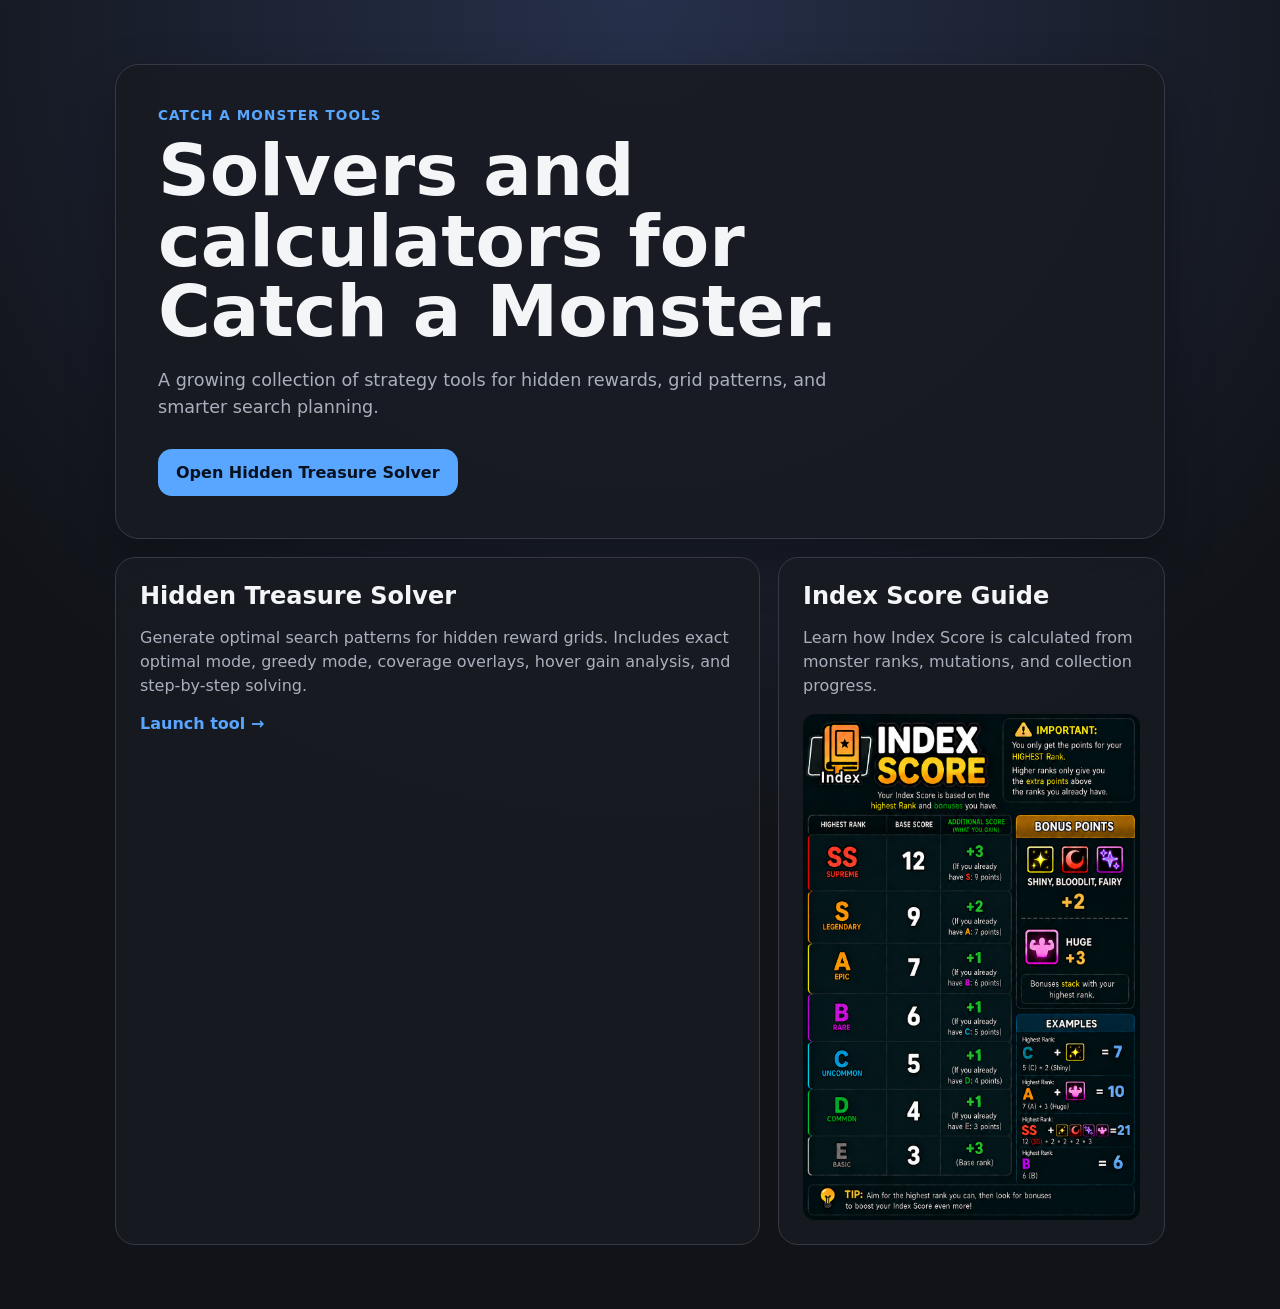
<file: index.html>
<!doctype html>
<html lang="en">
<head>
  <meta charset="utf-8" />
  <meta name="viewport" content="width=device-width, initial-scale=1" />
  <title>Catch a Monster Tools</title>
  <link rel="stylesheet" href="style.css" />
</head>
<body>
  <main class="home">
    <section class="hero">
      <p class="eyebrow">Catch a Monster Tools</p>

      <h1>Solvers and calculators for Catch a Monster.</h1>

      <p class="sub">
        A growing collection of strategy tools for hidden rewards, grid patterns,
        and smarter search planning.
      </p>

      <a class="button" href="./tools/treasure-solver/">
        Open Hidden Treasure Solver
      </a>
    </section>

    <section class="cards">
      <article class="card">
        <h2>Hidden Treasure Solver</h2>

        <p>
          Generate optimal search patterns for hidden reward grids. Includes exact
          optimal mode, greedy mode, coverage overlays, hover gain analysis, and
          step-by-step solving.
        </p>

        <a href="./tools/treasure-solver/">Launch tool →</a>
      </article>

      <article class="card">
        <h2>Index Score Guide</h2>

        <p>
          Learn how Index Score is calculated from monster ranks, mutations,
          and collection progress.
        </p>

        <img
          src="./index-score-guide.png"
          alt="Catch a Monster Index Score Guide"
          style="
            width: 100%;
            margin-top: 1rem;
            border-radius: 12px;
            display: block;
          "
        />
      </article>
    </section>
  </main>
</body>
</html>
</file>
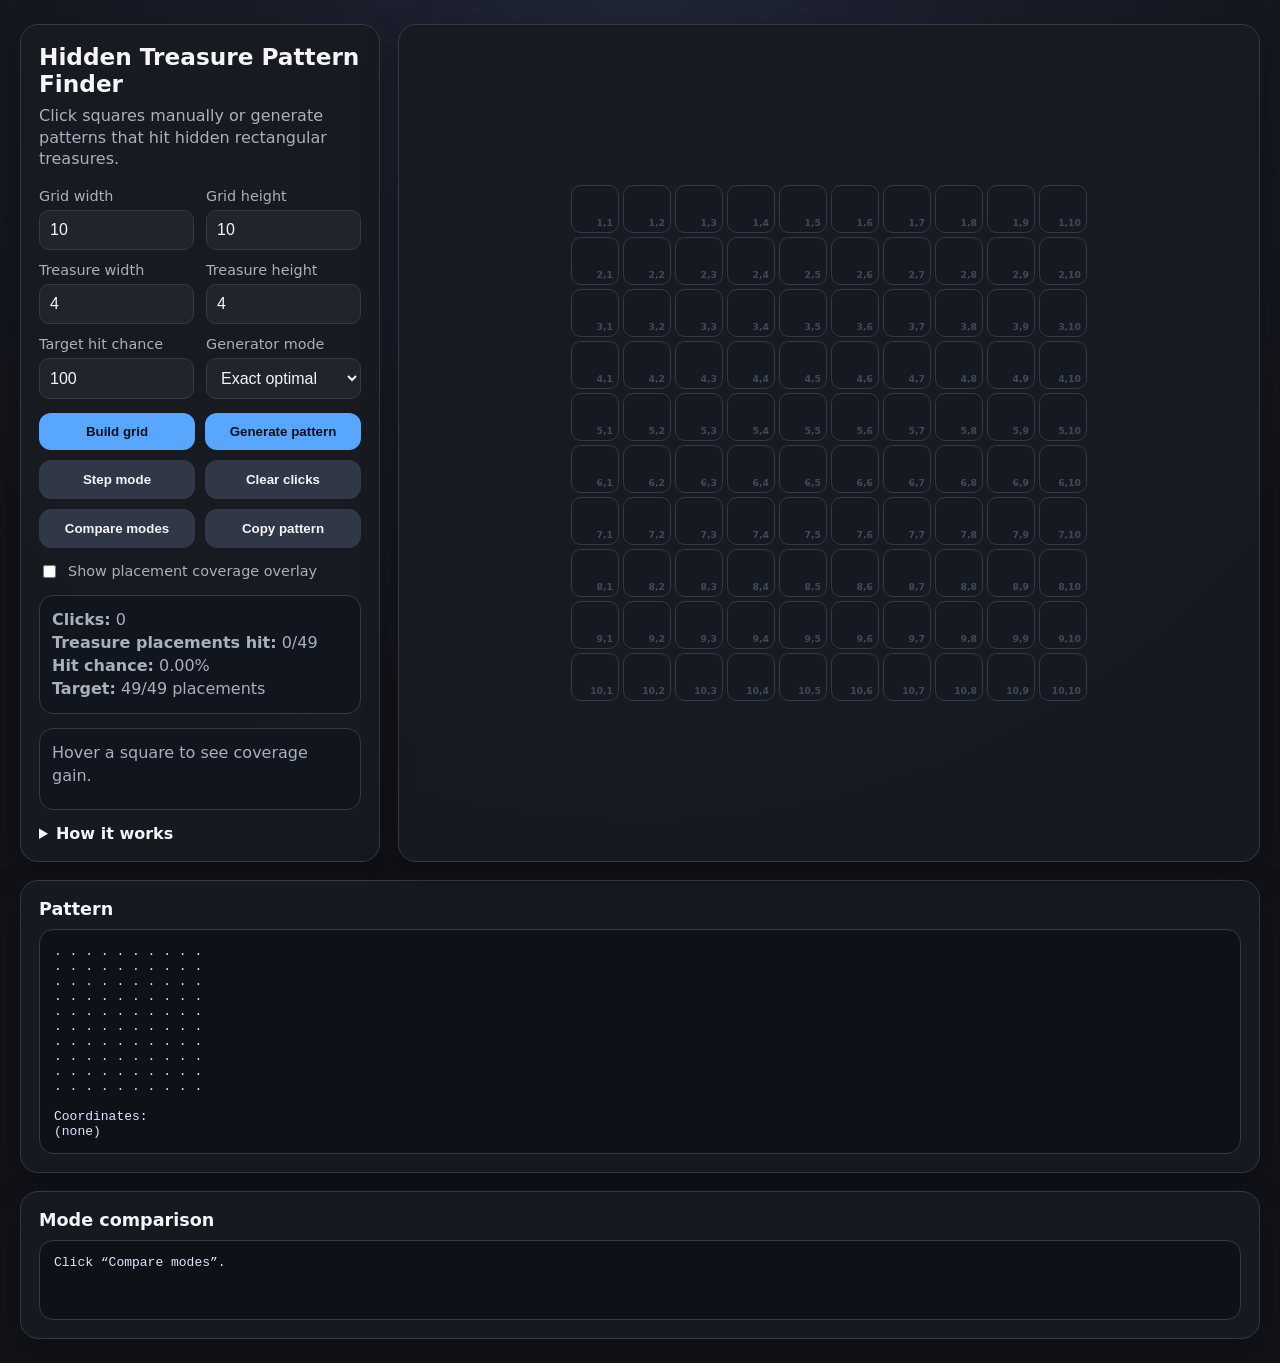
<file: tools/treasure-solver/index.html>
<!doctype html>
<html lang="en">
<head>
  <meta charset="utf-8" />
  <meta name="viewport" content="width=device-width, initial-scale=1" />
  <title>Hidden Treasure Pattern Finder</title>
  <link rel="stylesheet" href="style.css" />
</head>
<body>
  <main class="app">
    <section class="panel">
      <h1>Hidden Treasure Pattern Finder</h1>
      <p class="sub">Click squares manually or generate patterns that hit hidden rectangular treasures.</p>

      <div class="controls">
        <label>Grid width <input id="gridW" type="number" min="2" max="20" value="10" /></label>
        <label>Grid height <input id="gridH" type="number" min="2" max="20" value="10" /></label>
        <label>Treasure width <input id="treasureW" type="number" min="1" max="20" value="4" /></label>
        <label>Treasure height <input id="treasureH" type="number" min="1" max="20" value="4" /></label>
        <label>Target hit chance <input id="targetPct" type="number" min="1" max="100" value="100" /></label>
        <label>
          Generator mode
          <select id="solverMode">
            <option value="exact">Exact optimal</option>
            <option value="pretty">Pretty guarantee</option>
            <option value="greedy">Greedy fast</option>
            <option value="random">Random sample</option>
          </select>
        </label>
      </div>

      <div class="buttons">
        <button id="buildBtn">Build grid</button>
        <button id="solveBtn">Generate pattern</button>
        <button id="stepBtn">Step mode</button>
        <button id="clearBtn">Clear clicks</button>
        <button id="compareBtn">Compare modes</button>
        <button id="copyBtn">Copy pattern</button>
      </div>

      <label class="checkline">
        <input id="showCoverage" type="checkbox" />
        Show placement coverage overlay
      </label>

      <div class="stats" id="stats"></div>
      <div class="hover" id="hoverInfo">Hover a square to see coverage gain.&#10;&#10;</div>

      <details>
        <summary>How it works</summary>
        <p>A click succeeds if it lands anywhere inside the hidden treasure rectangle.</p>
        <p>The app checks every possible treasure placement. Green overlay means that placement is hit. Red overlay means missed.</p>
        <p><b>Exact optimal</b> searches for the fewest clicks that reach the target coverage. The Step button follows the selected mode, so Exact optimal steps through an optimal solution.</p>
      </details>
    </section>

    <section class="board-wrap">
      <div id="placementLayer" class="placement-layer"></div>
      <div id="board" class="board"></div>
    </section>

    <section class="output">
      <h2>Pattern</h2>
      <pre id="patternText"></pre>
    </section>

    <section class="output">
      <h2>Mode comparison</h2>
      <pre id="compareText">Click “Compare modes”.</pre>
    </section>
  </main>

  <script src="script.js"></script>
</body>
</html>
</file>
<file: style.css>
:root {
  --bg: #111318;
  --panel: #181b22;
  --text: #f4f5f7;
  --muted: #a9b0bd;
  --border: #343945;
  --accent: #58a6ff;
}

* { box-sizing: border-box; }

body {
  margin: 0;
  min-height: 100vh;
  font-family: system-ui, -apple-system, Segoe UI, Roboto, Arial, sans-serif;
  color: var(--text);
  background: radial-gradient(circle at top, #26304a, var(--bg) 58%);
}

.home {
  width: min(1050px, calc(100vw - 32px));
  margin: 0 auto;
  padding: 64px 0;
}

.hero {
  padding: 42px;
  border: 1px solid var(--border);
  border-radius: 24px;
  background: rgba(24, 27, 34, 0.92);
  box-shadow: 0 20px 50px rgba(0,0,0,.28);
}

.eyebrow {
  margin: 0 0 12px;
  color: var(--accent);
  font-weight: 800;
  letter-spacing: .08em;
  text-transform: uppercase;
  font-size: .85rem;
}

h1 {
  margin: 0;
  max-width: 780px;
  font-size: clamp(2.1rem, 6vw, 4.5rem);
  line-height: .98;
}

.sub {
  max-width: 680px;
  margin: 20px 0 28px;
  color: var(--muted);
  font-size: 1.1rem;
  line-height: 1.55;
}

.button {
  display: inline-block;
  padding: 14px 18px;
  border-radius: 14px;
  background: var(--accent);
  color: #07111f;
  font-weight: 900;
  text-decoration: none;
}

.cards {
  display: grid;
  grid-template-columns: 1.25fr .75fr;
  gap: 18px;
  margin-top: 18px;
}

.card {
  padding: 24px;
  border: 1px solid var(--border);
  border-radius: 20px;
  background: rgba(24, 27, 34, 0.88);
}

.card h2 {
  margin: 0 0 10px;
}

.card p {
  color: var(--muted);
  line-height: 1.5;
}

.card a {
  color: var(--accent);
  font-weight: 800;
  text-decoration: none;
}

.muted {
  background: rgba(32, 36, 45, 0.72);
}

@media (max-width: 760px) {
  .home { padding: 24px 0; }
  .hero { padding: 26px; }
  .cards { grid-template-columns: 1fr; }
}
</file>
<file: tools/treasure-solver/style.css>
:root {
  --bg: #111318;
  --panel: #181b22;
  --panel2: #20242d;
  --text: #f4f5f7;
  --muted: #a9b0bd;
  --border: #343945;
  --accent: #58a6ff;
  --selected: #ffd166;
  --green: #38d97b;
  --red: #ff5c7a;
}

* { box-sizing: border-box; }

body {
  margin: 0;
  font-family: system-ui, -apple-system, Segoe UI, Roboto, Arial, sans-serif;
  color: var(--text);
  background: radial-gradient(circle at top, #202536, var(--bg) 55%);
}

.app {
  width: min(1240px, calc(100vw - 28px));
  margin: 24px auto;
  display: grid;
  grid-template-columns: 360px 1fr;
  gap: 18px;
}

.panel, .output, .board-wrap {
  background: rgba(24, 27, 34, 0.92);
  border: 1px solid var(--border);
  border-radius: 18px;
  box-shadow: 0 12px 35px rgba(0,0,0,.25);
}

.panel { padding: 18px; }
h1 { font-size: 1.45rem; margin: 0 0 8px; }
h2 { margin: 0 0 10px; font-size: 1.1rem; }
.sub { color: var(--muted); margin: 0 0 18px; line-height: 1.35; }

.controls {
  display: grid;
  grid-template-columns: 1fr 1fr;
  gap: 12px;
  margin-bottom: 14px;
}

label {
  display: grid;
  gap: 6px;
  color: var(--muted);
  font-size: .9rem;
}

input, select {
  width: 100%;
  padding: 10px;
  color: var(--text);
  background: var(--panel2);
  border: 1px solid var(--border);
  border-radius: 10px;
  font-size: 1rem;
}

.buttons {
  display: grid;
  grid-template-columns: 1fr 1fr;
  gap: 10px;
}

button {
  border: 0;
  border-radius: 12px;
  padding: 11px 12px;
  background: var(--accent);
  color: #07111f;
  font-weight: 800;
  cursor: pointer;
}

button:nth-child(n+3) {
  background: #303746;
  color: var(--text);
  border: 1px solid var(--border);
}

button:hover { filter: brightness(1.08); }

.checkline {
  margin-top: 14px;
  display: flex;
  align-items: center;
  gap: 9px;
}

.checkline input { width: auto; }

.stats, .hover {
  margin-top: 14px;
  padding: 12px;
  background: #11151d;
  border: 1px solid var(--border);
  border-radius: 14px;
  color: var(--muted);
  line-height: 1.45;
}

.hover {
  height: 82px;
  min-height: 82px;
  max-height: 82px;
  overflow: hidden;
  contain: layout paint;
  white-space: pre-line;
}

details { margin-top: 14px; color: var(--muted); }
summary { cursor: pointer; color: var(--text); font-weight: 800; }

.board-wrap {
  position: relative;
  padding: 18px;
  overflow: auto;
  display: grid;
  place-items: center;
  min-height: 640px;
  contain: layout paint;
}

.board {
  display: grid;
  gap: 4px;
  user-select: none;
  position: relative;
  z-index: 2;
}

.cell {
  width: 48px;
  height: 48px;
  flex: 0 0 auto;
  border: 1px solid var(--border);
  border-radius: 10px;
  background: #151922;
  display: grid;
  place-items: center;
  color: #687181;
  font-weight: 900;
  cursor: pointer;
  position: relative;
}

.cell:hover { outline: 2px solid var(--accent); }
.cell.selected {
  background: var(--selected);
  color: #2a1d00;
  border-color: #ffe19c;
}
.cell.step-pick { outline: 3px solid white; }

.cell.coord::after {
  content: attr(data-label);
  position: absolute;
  bottom: 4px;
  right: 5px;
  font-size: .58rem;
  opacity: .55;
}

.placement-layer {
  position: absolute;
  pointer-events: none;
  z-index: 1;
}

.placement {
  position: absolute;
  border-radius: 10px;
  border: 2px solid;
  opacity: .18;
}

.placement.hit {
  background: var(--green);
  border-color: var(--green);
}

.placement.miss {
  background: var(--red);
  border-color: var(--red);
}

.output {
  grid-column: 1 / -1;
  padding: 18px;
}

pre {
  margin: 0;
  white-space: pre-wrap;
  color: #dce7ff;
  background: #0e1117;
  border: 1px solid var(--border);
  border-radius: 14px;
  padding: 14px;
  min-height: 80px;
}

.warning {
  color: #ffd166;
  font-weight: 800;
}

@media (max-width: 900px) {
  .app { grid-template-columns: 1fr; }
  .board-wrap { min-height: unset; }
  .cell {
    width: 34px;
    height: 34px;
    border-radius: 7px;
    font-size: .85rem;
  }
}
</file>
